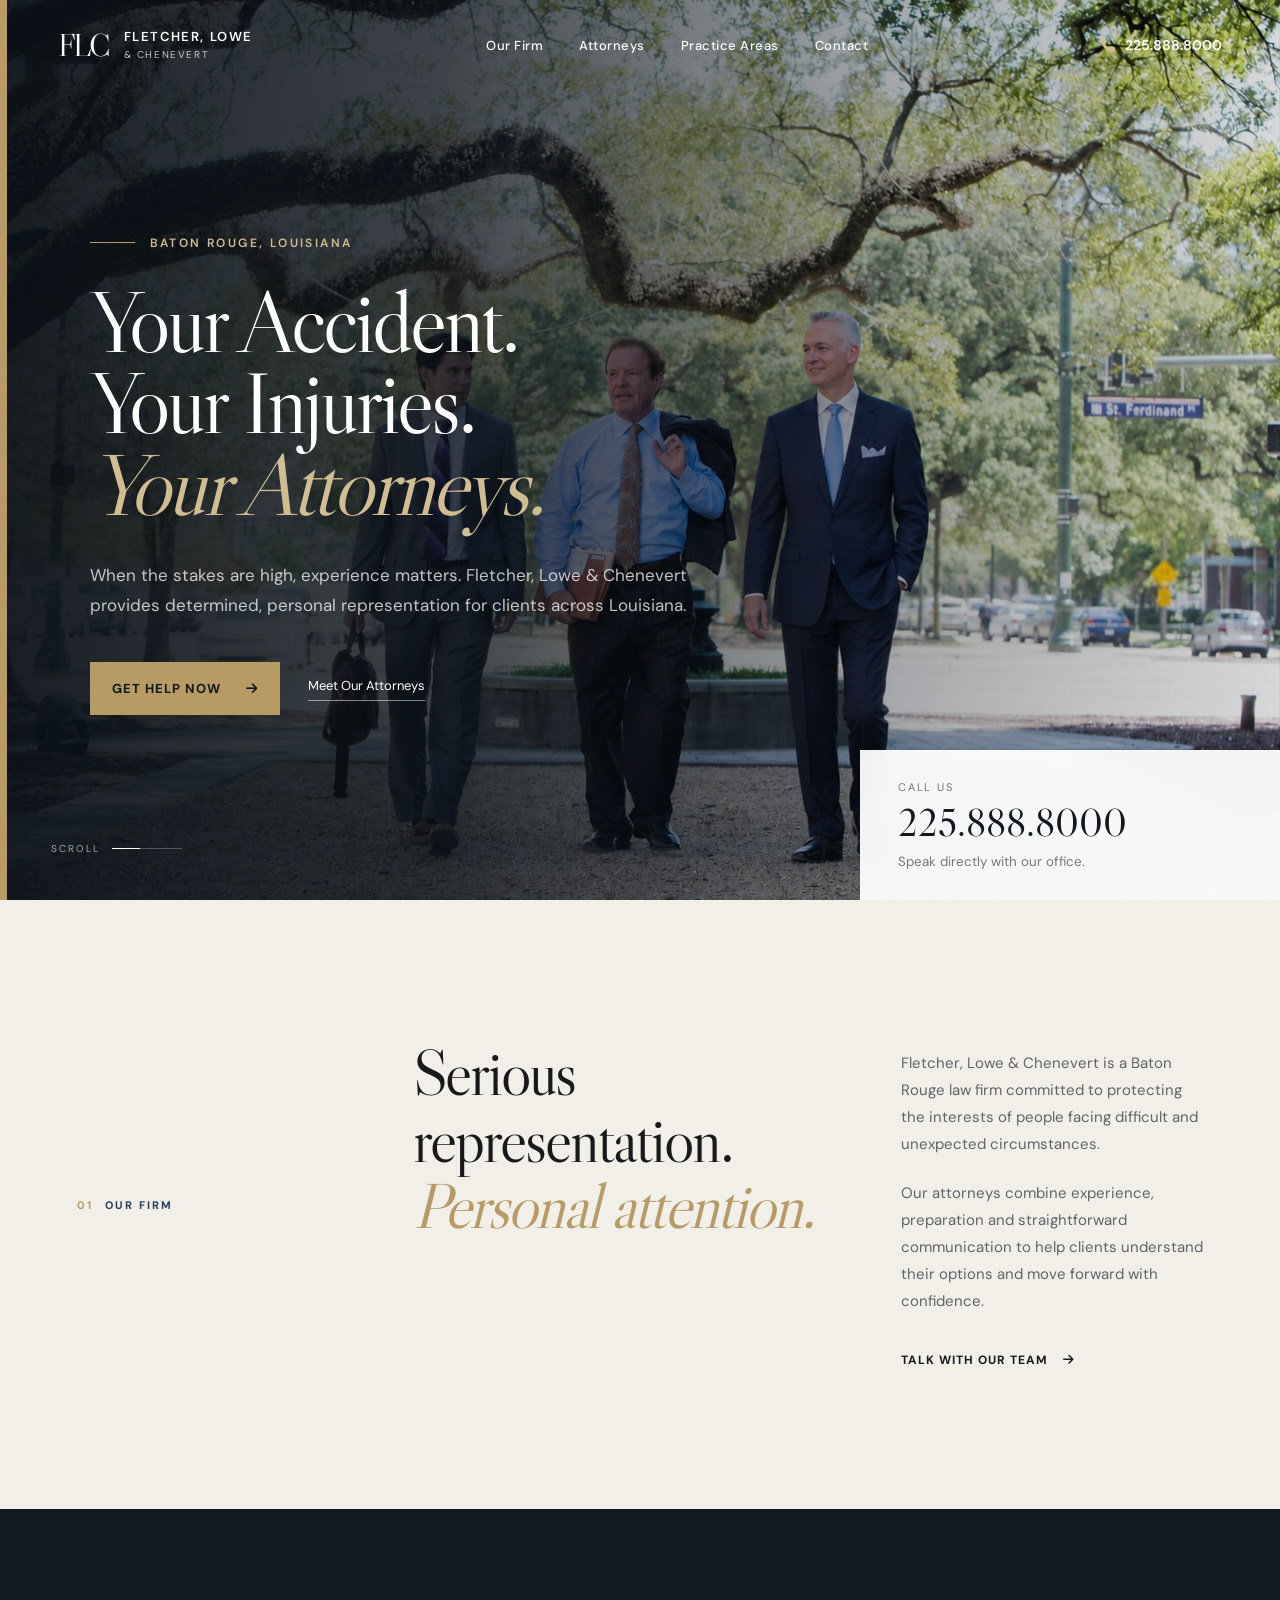
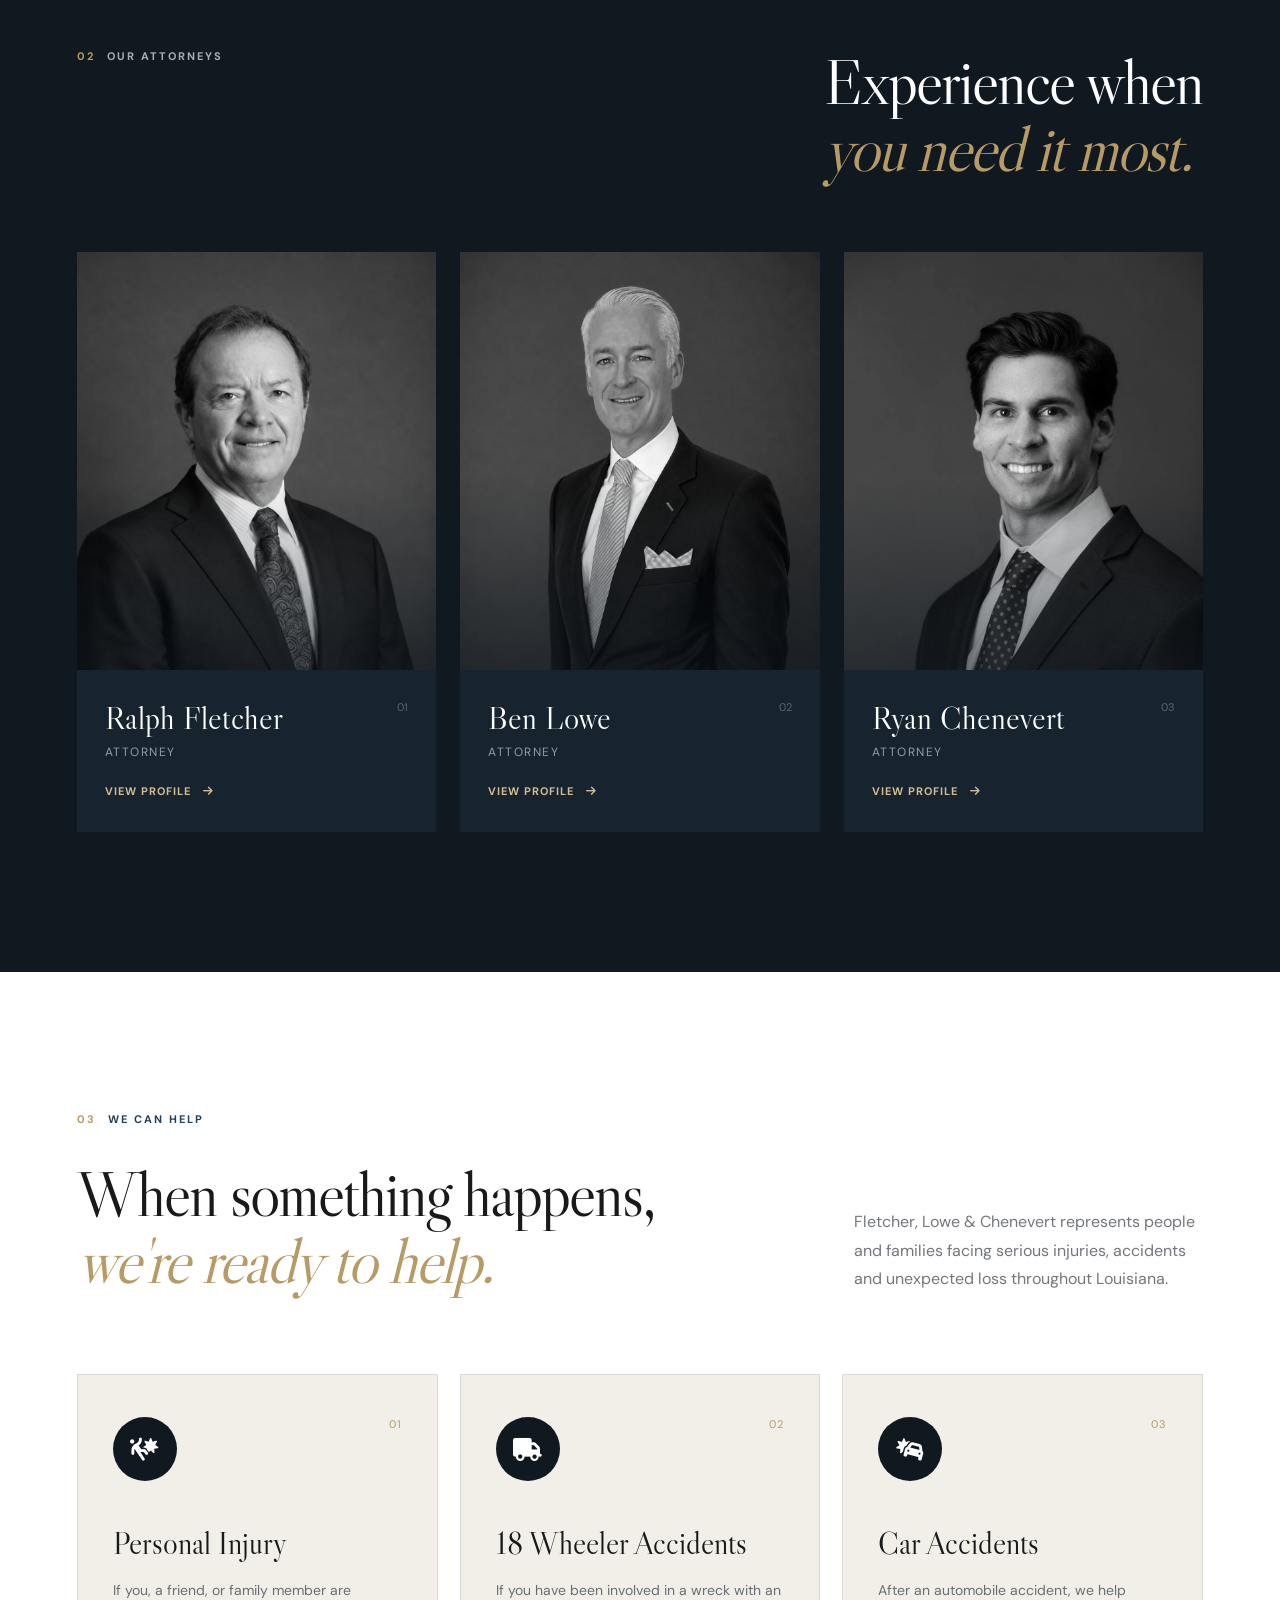
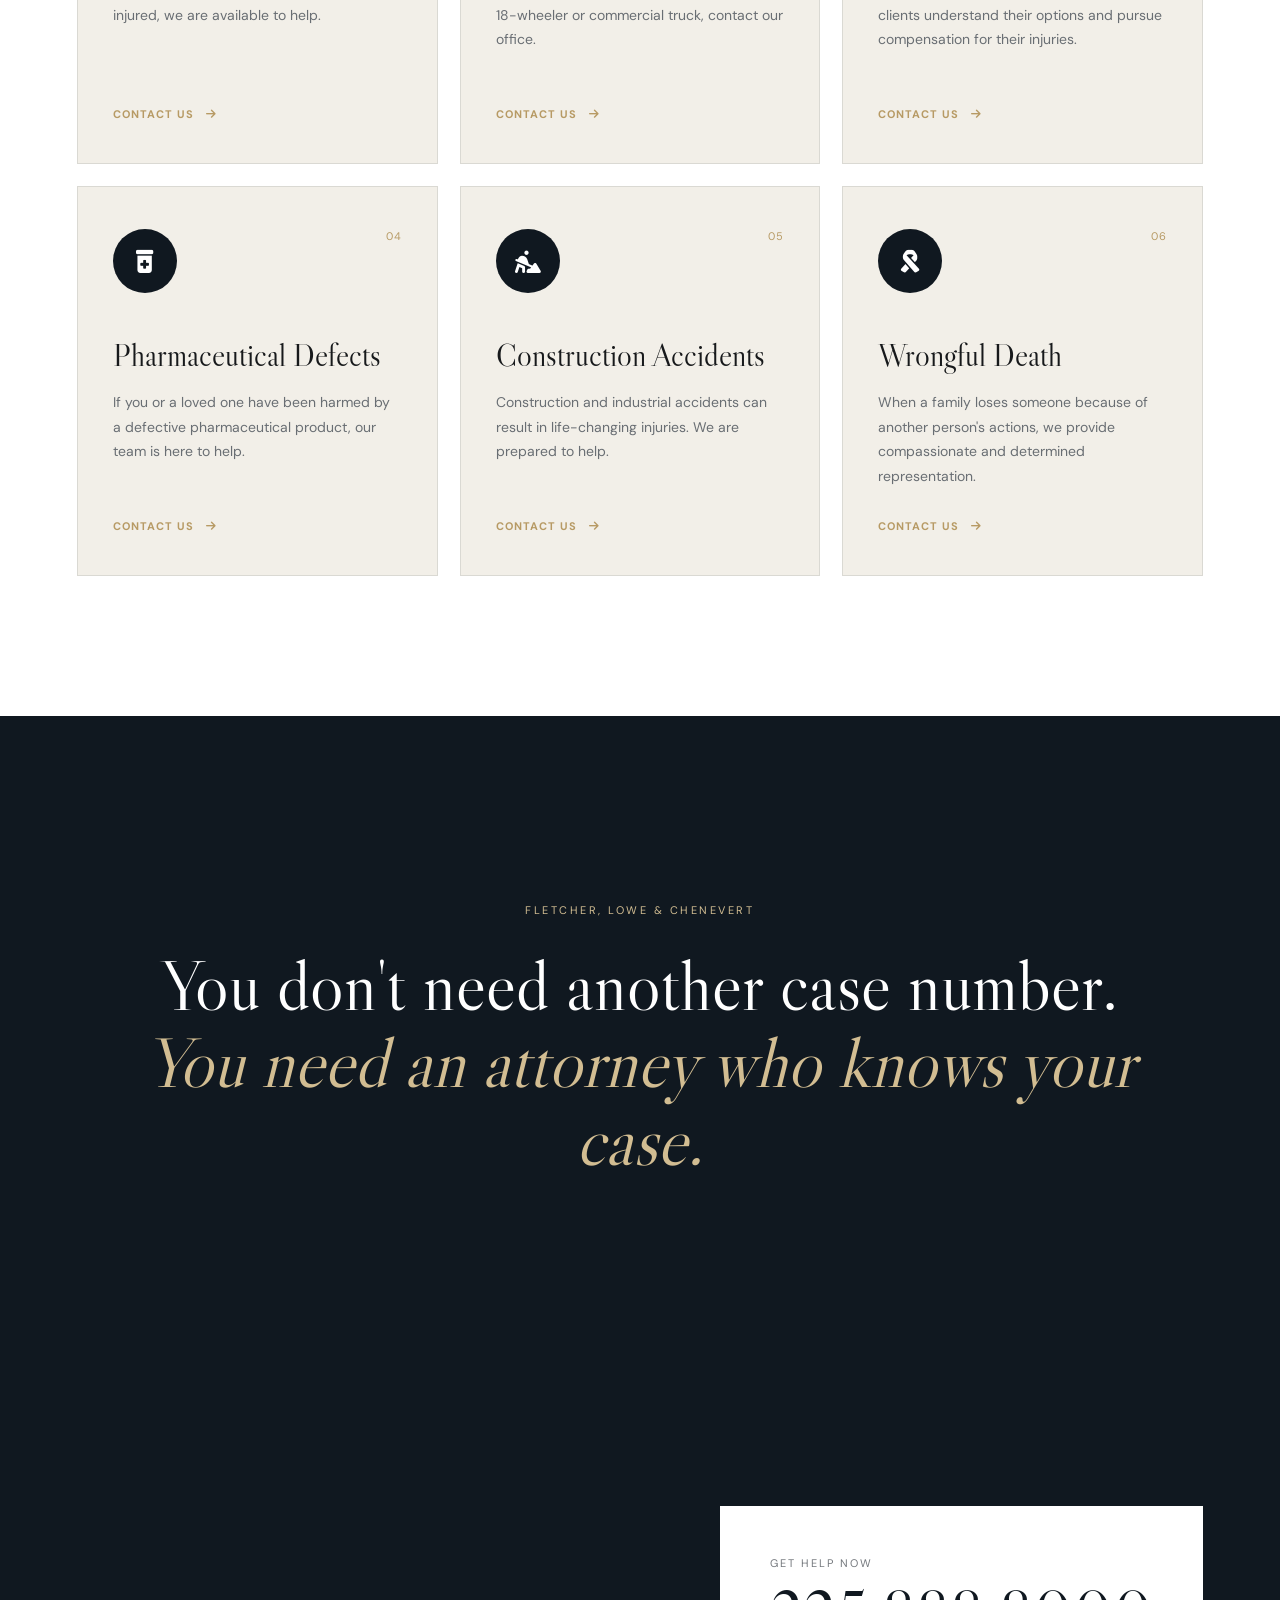
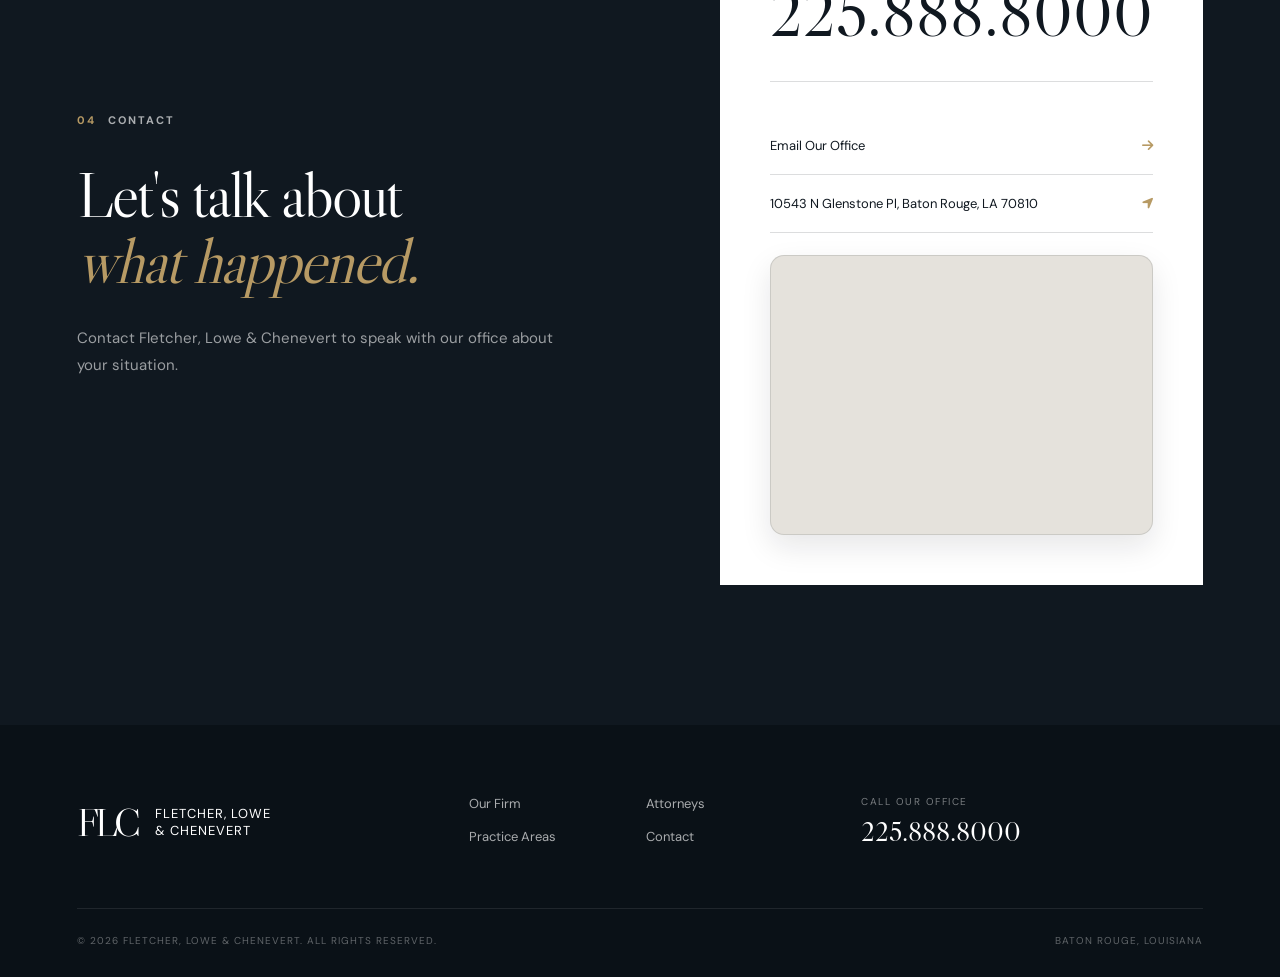
<file: index.html>
<!DOCTYPE html>
<html lang="en">
<head>
    <meta charset="UTF-8">
    <meta name="viewport" content="width=device-width, initial-scale=1.0">

    <meta name="theme-color" content="#101820">

    <title>Fletcher, Lowe & Chenevert | Baton Rouge Attorneys</title>

    <meta
        name="description"
        content="Fletcher, Lowe & Chenevert represents clients in Baton Rouge and throughout Louisiana. Your Accident. Your Injuries. Your Attorneys." 
    >

    <!-- GOOGLE FONTS -->
    <link rel="preconnect" href="https://fonts.googleapis.com">
    <link rel="preconnect" href="https://fonts.gstatic.com" crossorigin>

    <link
        href="https://fonts.googleapis.com/css2?family=DM+Sans:wght@400;500;600;700&family=Libre+Caslon+Display&display=swap"
        rel="stylesheet"
    >

    <!-- FONT AWESOME -->
    <link
        rel="stylesheet"
        href="https://cdnjs.cloudflare.com/ajax/libs/font-awesome/6.5.2/css/all.min.css"
    >

    <!-- MAIN CSS -->
    <link rel="stylesheet" href="style.css">
</head>

<body>

<!-- =====================================================
     HEADER
===================================================== -->

<header class="site-header" id="siteHeader">

    <a href="#home" class="logo">

        <span class="logo-mark">FLC</span>

        <span class="logo-text">
            Fletcher, Lowe
            <small>& Chenevert</small>
        </span>

    </a>

    <nav class="desktop-nav">
        <a href="#about">Our Firm</a>
        <a href="#attorneys">Attorneys</a>
        <a href="#practice">Practice Areas</a>
        <a href="#contact">Contact</a>
    </nav>

    <a href="tel:+12258888000" class="header-phone">
        <i class="fa-solid fa-phone"></i>
        <span>225.888.8000</span>
    </a>

    <button
        class="menu-button"
        id="menuButton"
        aria-label="Open navigation"
    >
        <span></span>
        <span></span>
    </button>

</header>


<!-- =====================================================
     MOBILE MENU
===================================================== -->

<div class="mobile-menu" id="mobileMenu">

    <div class="mobile-menu-inner">

        <a href="#about">Our Firm</a>
        <a href="#attorneys">Attorneys</a>
        <a href="#practice">Practice Areas</a>
        <a href="#contact">Contact</a>

        <a href="tel:+12258888000" class="mobile-phone">
            225.888.8000
        </a>

    </div>

</div>


<main>


<!-- =====================================================
     HERO
===================================================== -->

<section class="hero" id="home">

    <div class="hero-image"></div>

    <div class="hero-overlay"></div>

    <div class="hero-accent"></div>

    <div class="hero-content">

        <div class="hero-eyebrow reveal">

            <span></span>

            Baton Rouge, Louisiana

        </div>

        <h1 class="reveal delay-1">

            Your Accident.<br>

            Your Injuries.<br>

            <em>Your Attorneys.</em>

        </h1>

        <p class="hero-description reveal delay-2">

            When the stakes are high, experience matters.

            Fletcher, Lowe & Chenevert provides determined,
            personal representation for clients across Louisiana.

        </p>

        <div class="hero-actions reveal delay-3">

            <a href="#contact" class="primary-button">

                <span>Get Help Now</span>

                <i class="fa-solid fa-arrow-right"></i>

            </a>

            <a href="#attorneys" class="secondary-button">

                Meet Our Attorneys

            </a>

        </div>

    </div>

    <div class="hero-contact-panel">

        <span>Call Us</span>

        <a href="tel:+12258888000">
            225.888.8000
        </a>

        <small>
            Speak directly with our office.
        </small>

    </div>

    <div class="scroll-indicator">

        <span>Scroll</span>

        <div class="scroll-line">
            <div></div>
        </div>

    </div>

</section>


<!-- =====================================================
     OUR FIRM
===================================================== -->

<section class="intro-section" id="about">

    <div class="section-container intro-grid">

        <div class="section-label reveal">

            <span>01</span>

            Our Firm

        </div>

        <div class="intro-copy">

            <h2 class="reveal">

                Serious representation.<br>

                <em>Personal attention.</em>

            </h2>

            <div class="intro-body reveal">

                <p>

                    Fletcher, Lowe & Chenevert is a Baton Rouge law firm
                    committed to protecting the interests of people facing
                    difficult and unexpected circumstances.

                </p>

                <p>

                    Our attorneys combine experience, preparation and
                    straightforward communication to help clients understand
                    their options and move forward with confidence.

                </p>

                <a href="#contact" class="text-link">

                    Talk With Our Team

                    <i class="fa-solid fa-arrow-right"></i>

                </a>

            </div>

        </div>

    </div>

</section>


<!-- =====================================================
     ATTORNEYS
===================================================== -->

<section class="attorneys-section" id="attorneys">

    <div class="section-container">

        <div class="section-heading">

            <div class="section-label light reveal">

                <span>02</span>

                Our Attorneys

            </div>

            <h2 class="reveal">

                Experience when<br>

                <em>you need it most.</em>

            </h2>

        </div>


       <div class="attorney-grid">


    <!-- RALPH FLETCHER -->

    <a href="ralph-fletcher.html" class="attorney-card-link">

        <article class="attorney-card reveal">

            <div class="attorney-image">

                <img
                    src="ralph-fletcher3.jpg"
                    alt="Ralph Fletcher"
                >

                <div class="attorney-image-overlay"></div>

            </div>

            <div class="attorney-info">

                <span class="attorney-number">
                    01
                </span>

                <h3>
                    Ralph Fletcher
                </h3>

                <p>
                    Attorney
                </p>

                <span class="attorney-profile-link">

                    View Profile

                    <i class="fa-solid fa-arrow-right"></i>

                </span>

            </div>

        </article>

    </a>


    <!-- BEN LOWE -->

    <a href="ben-lowe.html" class="attorney-card-link">

        <article class="attorney-card reveal delay-1">

            <div class="attorney-image">

                <img
                    src="ben-lowe3.jpg"
                    alt="Ben Lowe"
                >

                <div class="attorney-image-overlay"></div>

            </div>

            <div class="attorney-info">

                <span class="attorney-number">
                    02
                </span>

                <h3>
                    Ben Lowe
                </h3>

                <p>
                    Attorney
                </p>

                <span class="attorney-profile-link">

                    View Profile

                    <i class="fa-solid fa-arrow-right"></i>

                </span>

            </div>

        </article>

    </a>


    <!-- RYAN CHENEVERT -->

    <a href="ryan-chenevert.html" class="attorney-card-link">

        <article class="attorney-card reveal delay-2">

            <div class="attorney-image">

                <img
                    src="ryan-chenevert.jpg"
                    alt="Ryan Chenevert"
                >

                <div class="attorney-image-overlay"></div>

            </div>

            <div class="attorney-info">

                <span class="attorney-number">
                    03
                </span>

                <h3>
                    Ryan Chenevert
                </h3>

                <p>
                    Attorney
                </p>

                <span class="attorney-profile-link">

                    View Profile

                    <i class="fa-solid fa-arrow-right"></i>

                </span>

            </div>

        </article>

    </a>


</div>

</section>

<!-- =====================================================
     PRACTICE AREAS
===================================================== -->

<section class="practice-section" id="practice">

    <div class="section-container">

        <div class="practice-heading">

            <div>

                <div class="section-label reveal">

                    <span>03</span>

                    We Can Help

                </div>

                <h2 class="reveal">

                    When something happens,<br>

                    <em>we're ready to help.</em>

                </h2>

            </div>

            <p class="reveal">

                Fletcher, Lowe & Chenevert represents people and families
                facing serious injuries, accidents and unexpected loss
                throughout Louisiana.

            </p>

        </div>


        <div class="services-grid">


            <!-- PERSONAL INJURY -->

            <article class="service-card reveal">

                <div class="service-icon">

                    <i class="fa-solid fa-person-falling-burst"></i>

                </div>

                <span class="service-number">
                    01
                </span>

                <h3>
                    Personal Injury
                </h3>

                <p>

                    If you, a friend, or family member are injured,
                    we are available to help.

                </p>

                <a href="#contact">

                    Contact Us

                    <i class="fa-solid fa-arrow-right"></i>

                </a>

            </article>


            <!-- 18 WHEELER -->

            <article class="service-card reveal delay-1">

                <div class="service-icon">

                    <i class="fa-solid fa-truck"></i>

                </div>

                <span class="service-number">
                    02
                </span>

                <h3>
                    18 Wheeler Accidents
                </h3>

                <p>

                    If you have been involved in a wreck with an
                    18-wheeler or commercial truck, contact our office.

                </p>

                <a href="#contact">

                    Contact Us

                    <i class="fa-solid fa-arrow-right"></i>

                </a>

            </article>


            <!-- CAR ACCIDENTS -->

            <article class="service-card reveal delay-2">

                <div class="service-icon">

                    <i class="fa-solid fa-car-burst"></i>

                </div>

                <span class="service-number">
                    03
                </span>

                <h3>
                    Car Accidents
                </h3>

                <p>

                    After an automobile accident, we help clients understand
                    their options and pursue compensation for their injuries.

                </p>

                <a href="#contact">

                    Contact Us

                    <i class="fa-solid fa-arrow-right"></i>

                </a>

            </article>


            <!-- PHARMACEUTICAL DEFECTS -->

            <article class="service-card reveal">

                <div class="service-icon">

                    <i class="fa-solid fa-prescription-bottle-medical"></i>

                </div>

                <span class="service-number">
                    04
                </span>

                <h3>
                    Pharmaceutical Defects
                </h3>

                <p>

                    If you or a loved one have been harmed by a defective
                    pharmaceutical product, our team is here to help.

                </p>

                <a href="#contact">

                    Contact Us

                    <i class="fa-solid fa-arrow-right"></i>

                </a>

            </article>


            <!-- CONSTRUCTION ACCIDENTS -->

            <article class="service-card reveal delay-1">

                <div class="service-icon">

                    <i class="fa-solid fa-person-digging"></i>

                </div>

                <span class="service-number">
                    05
                </span>

                <h3>
                    Construction Accidents
                </h3>

                <p>

                    Construction and industrial accidents can result in
                    life-changing injuries. We are prepared to help.

                </p>

                <a href="#contact">

                    Contact Us

                    <i class="fa-solid fa-arrow-right"></i>

                </a>

            </article>


            <!-- WRONGFUL DEATH -->

            <article class="service-card reveal delay-2">

                <div class="service-icon">

                    <i class="fa-solid fa-ribbon"></i>

                </div>

                <span class="service-number">
                    06
                </span>

                <h3>
                    Wrongful Death
                </h3>

                <p>

                    When a family loses someone because of another person's
                    actions, we provide compassionate and determined
                    representation.

                </p>

                <a href="#contact">

                    Contact Us

                    <i class="fa-solid fa-arrow-right"></i>

                </a>

            </article>


        </div>

    </div>

</section>


<!-- =====================================================
     STATEMENT
===================================================== -->

<section class="statement-section">

    <div class="statement-background"></div>

    <div class="statement-content reveal">

        <span>
            Fletcher, Lowe & Chenevert
        </span>

        <h2>

            You don't need another case number.<br>

            <em>
                You need an attorney who knows your case.
            </em>

        </h2>

    </div>

</section>


<!-- =====================================================
     CONTACT
===================================================== -->

<section class="contact-section" id="contact">

    <div class="section-container contact-grid">

        <div class="contact-copy">

            <div class="section-label light reveal">

                <span>04</span>

                Contact

            </div>

            <h2 class="reveal">

                Let's talk about<br>

                <em>what happened.</em>

            </h2>

            <p class="reveal">

                Contact Fletcher, Lowe & Chenevert to speak with
                our office about your situation.

            </p>

        </div>


        <div class="contact-card reveal">

            <span class="contact-card-label">

                Get Help Now

            </span>

            <a
                href="tel:+12258888000"
                class="large-phone"
            >

                225.888.8000

            </a>

            <div class="contact-divider"></div>


            <a
                href="mailto:rchenevert@flcbr.com"
                class="contact-row"
            >

                <span>
                    Email Our Office
                </span>

                <i class="fa-solid fa-arrow-right"></i>

            </a>


            <a
                href="https://www.google.com/maps/dir/?api=1&destination=10543+N+Glenstone+Pl,+Baton+Rouge,+LA+70810"
                target="_blank"
                rel="noopener noreferrer"
                class="contact-row"
            >

                <span>
                    10543 N Glenstone Pl, Baton Rouge, LA 70810
                </span>

                <i class="fa-solid fa-location-arrow"></i>

            </a>


            <div
                class="office-map"
                style="margin-top: 22px; border-radius: 14px; overflow: hidden; min-height: 280px;"
            >

                <iframe
                    title="Fletcher, Lowe & Chenevert office location"
                    src="https://www.google.com/maps?q=10543%20N%20Glenstone%20Pl%20Baton%20Rouge%20LA%2070810&t=k&z=18&output=embed"
                    width="100%"
                    height="300"
                    style="border:0; display:block;"
                    allowfullscreen=""
                    loading="lazy"
                    referrerpolicy="no-referrer-when-downgrade">
                </iframe>

            </div>

        </div>

    </div>

</section>


</main>


<!-- =====================================================
     FOOTER
===================================================== -->

<footer>

    <div class="footer-main">

        <div class="footer-logo">

            <span class="footer-mark">
                FLC
            </span>

            <div>

                Fletcher, Lowe<br>

                & Chenevert

            </div>

        </div>


        <div class="footer-links">

            <a href="#about">
                Our Firm
            </a>

            <a href="#attorneys">
                Attorneys
            </a>

            <a href="#practice">
                Practice Areas
            </a>

            <a href="#contact">
                Contact
            </a>

        </div>


        <div class="footer-contact">

            <span>
                Call Our Office
            </span>

            <a href="tel:+12258888000">

                225.888.8000

            </a>

        </div>

    </div>


    <div class="footer-bottom">

        <span>

            © <span id="year"></span>

            Fletcher, Lowe & Chenevert.

            All Rights Reserved.

        </span>

        <span>

            Baton Rouge, Louisiana

        </span>

    </div>

</footer>


<!-- =====================================================
     JAVASCRIPT
===================================================== -->

<script src="script.js"></script>

</body>
</html>
</file>
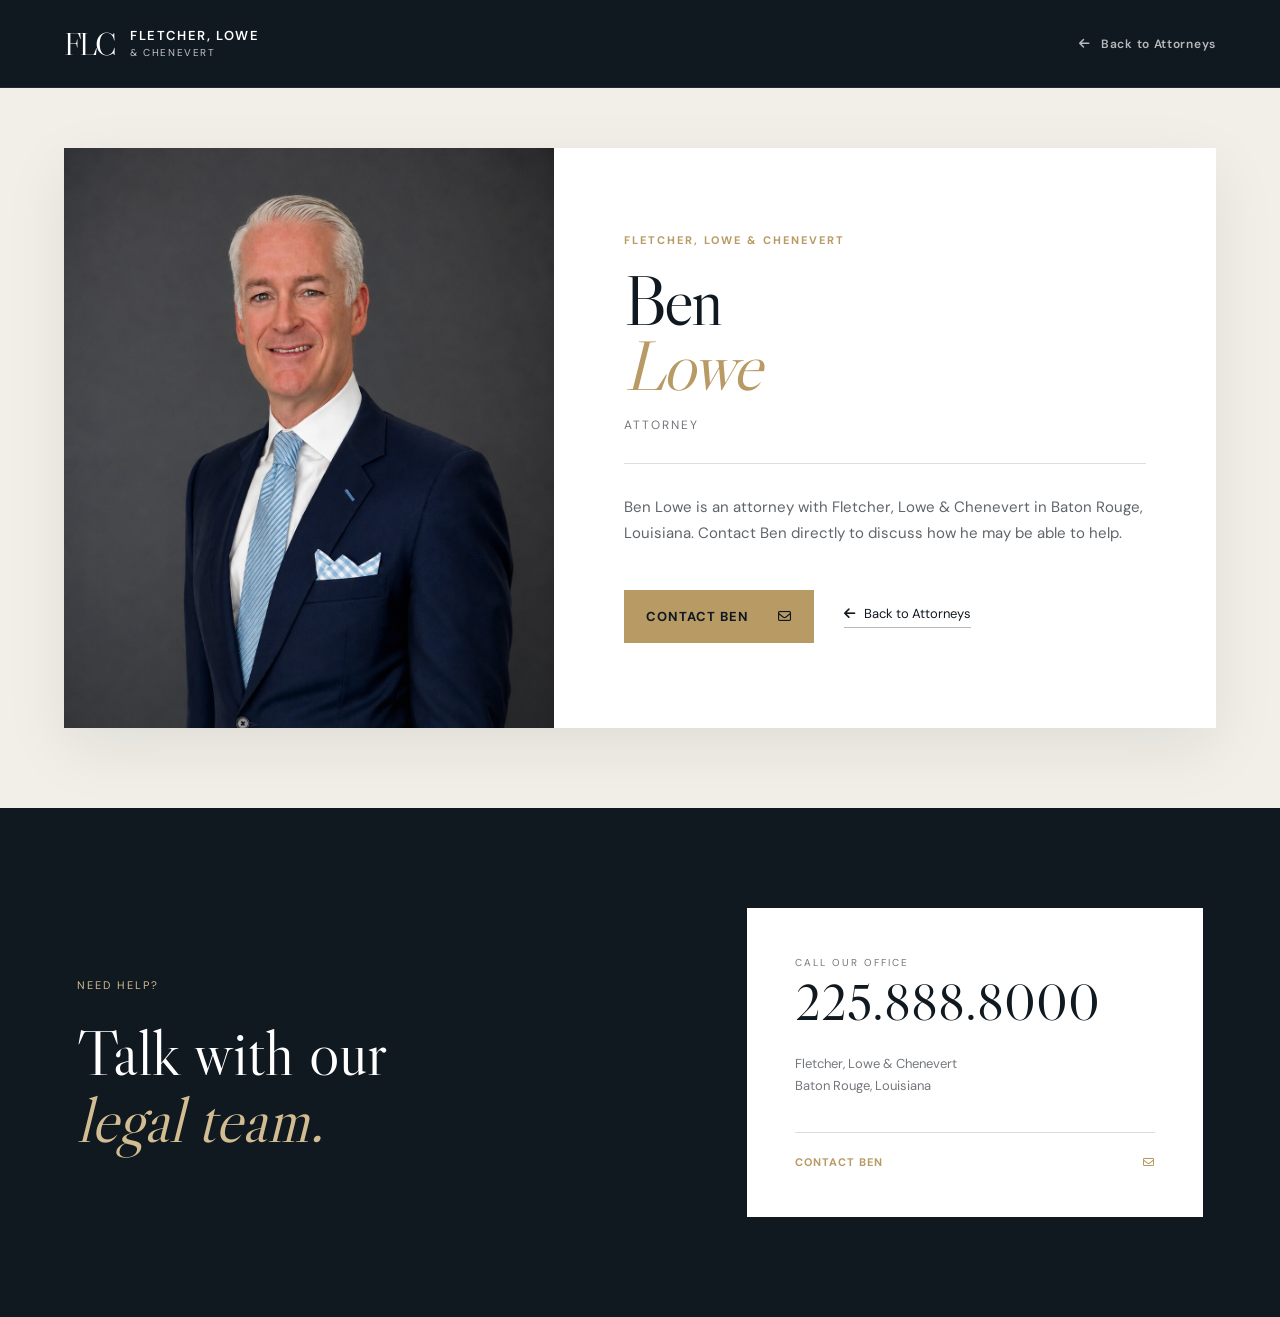
<file: ben-lowe.html>
<!DOCTYPE html>
<html lang="en">
<head>
    <meta charset="UTF-8">
    <meta name="viewport" content="width=device-width, initial-scale=1.0">

    <meta name="theme-color" content="#101820">

    <title>Ben Lowe | Fletcher, Lowe & Chenevert</title>

    <link rel="preconnect" href="https://fonts.googleapis.com">
    <link rel="preconnect" href="https://fonts.gstatic.com" crossorigin>

    <link href="https://fonts.googleapis.com/css2?family=DM+Sans:wght@400;500;600;700&family=Libre+Caslon+Display&display=swap" rel="stylesheet">

    <link rel="stylesheet"
    href="https://cdnjs.cloudflare.com/ajax/libs/font-awesome/6.5.2/css/all.min.css">

    <link rel="stylesheet" href="style.css">
</head>

<body>

<header class="profile-header">

    <a href="index.html" class="logo">
        <span class="logo-mark">FLC</span>

        <span class="logo-text">
            Fletcher, Lowe
            <small>& Chenevert</small>
        </span>
    </a>

    <a href="index.html#attorneys" class="back-link">
        <i class="fa-solid fa-arrow-left"></i>
        Back to Attorneys
    </a>

</header>

<main class="attorney-profile">

    <section class="profile-hero">

        <div class="profile-photo reveal">
            <img src="ben-lowe3.jpg" alt="Ben Lowe">
        </div>

        <div class="profile-content">

            <div class="profile-eyebrow reveal">
                Fletcher, Lowe & Chenevert
            </div>

            <h1 class="reveal delay-1">
                Ben<br>
                <em>Lowe</em>
            </h1>

            <span class="profile-title reveal delay-2">
                Attorney
            </span>

            <div class="profile-divider reveal"></div>

            <p class="profile-bio reveal delay-2">
                Ben Lowe is an attorney with Fletcher, Lowe & Chenevert
                in Baton Rouge, Louisiana. Contact Ben directly to discuss
                how he may be able to help.
            </p>

            <div class="profile-actions reveal delay-3">

                <a href="mailto:Ben@flcbr.com" class="primary-button">
                    Contact Ben
                    <i class="fa-regular fa-envelope"></i>
                </a>

                <a href="index.html#attorneys" class="profile-email">
                    <i class="fa-solid fa-arrow-left"></i>
                    Back to Attorneys
                </a>

            </div>

        </div>

    </section>

    <section class="profile-contact-section">

        <div class="profile-contact-inner">

            <div>

                <span>Need Help?</span>

                <h2>
                    Talk with our<br>
                    <em>legal team.</em>
                </h2>

            </div>

            <div class="profile-contact-card">

                <span>Call Our Office</span>

                <a href="tel:+12258888000">
                    225.888.8000
                </a>

                <p>
                    Fletcher, Lowe & Chenevert<br>
                    Baton Rouge, Louisiana
                </p>

                <a href="mailto:Ben@flcbr.com" class="contact-profile-button">
                    Contact Ben
                    <i class="fa-regular fa-envelope"></i>
                </a>

            </div>

        </div>

    </section>

</main>

<script src="script.js"></script>

</body>
</html>
</file>
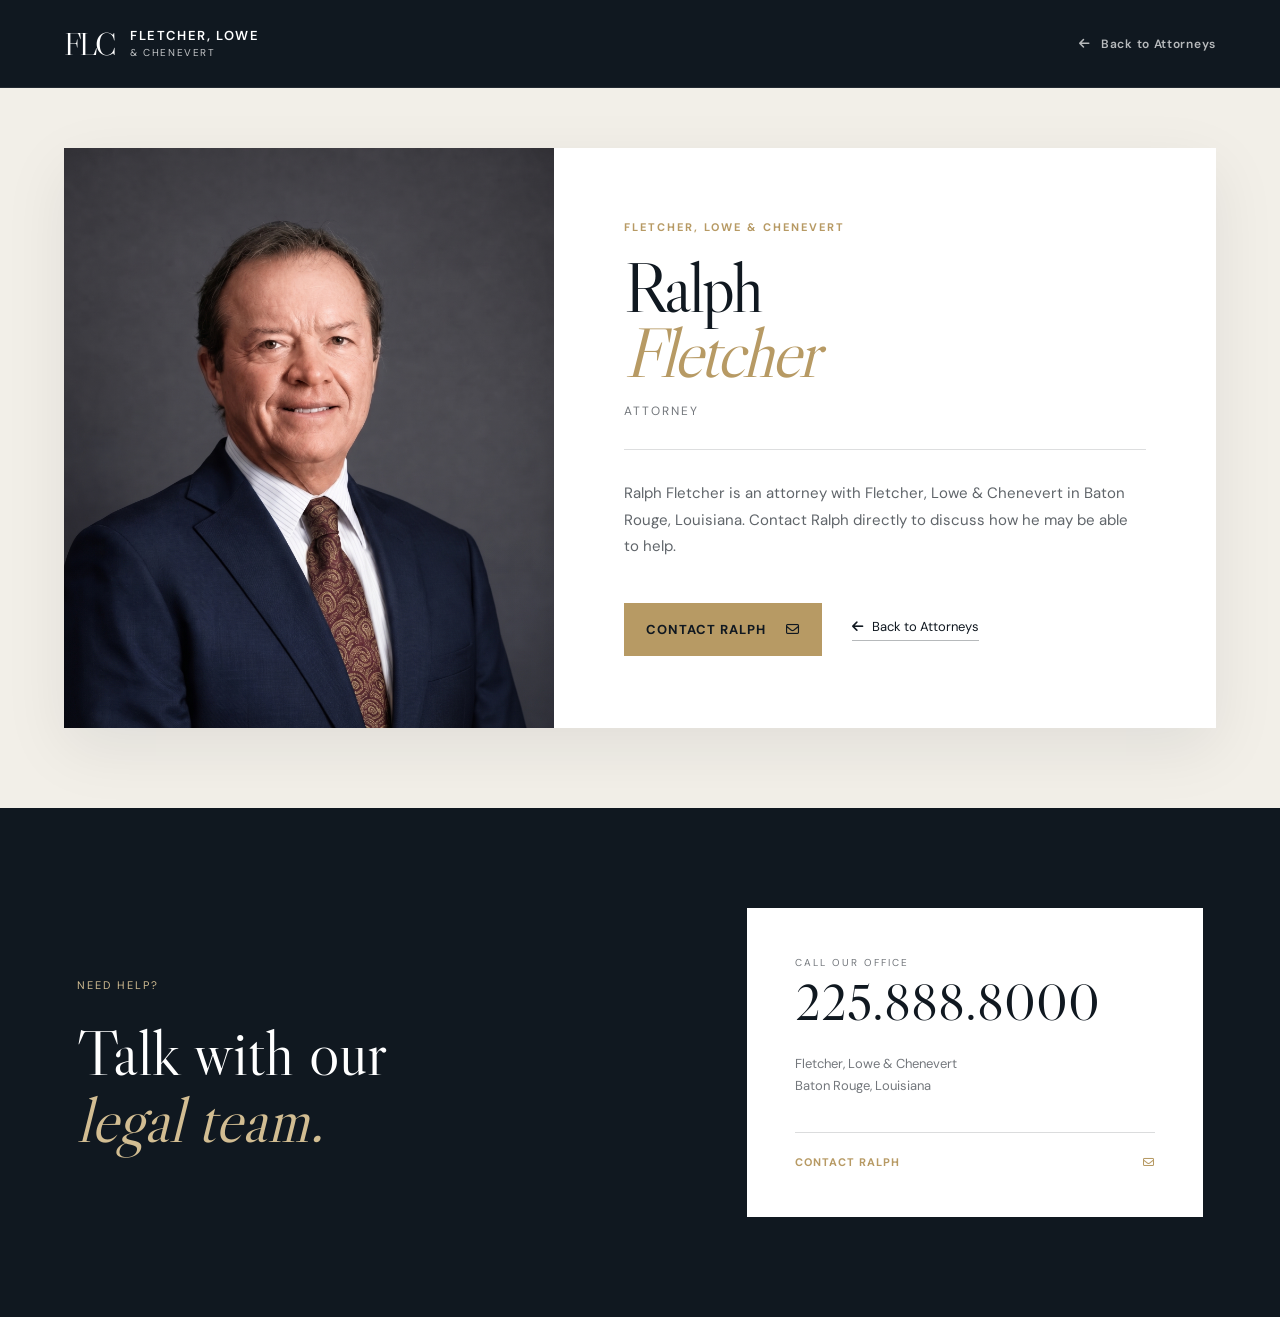
<file: ralph-fletcher.html>
<!DOCTYPE html>
<html lang="en">
<head>
    <meta charset="UTF-8">
    <meta name="viewport" content="width=device-width, initial-scale=1.0">

    <meta name="theme-color" content="#101820">

    <title>Ralph Fletcher | Fletcher, Lowe & Chenevert</title>

    <link rel="preconnect" href="https://fonts.googleapis.com">
    <link rel="preconnect" href="https://fonts.gstatic.com" crossorigin>

    <link href="https://fonts.googleapis.com/css2?family=DM+Sans:wght@400;500;600;700&family=Libre+Caslon+Display&display=swap" rel="stylesheet">

    <link rel="stylesheet"
    href="https://cdnjs.cloudflare.com/ajax/libs/font-awesome/6.5.2/css/all.min.css">

    <link rel="stylesheet" href="style.css">
</head>

<body>

<header class="profile-header">

    <a href="index.html" class="logo">
        <span class="logo-mark">FLC</span>

        <span class="logo-text">
            Fletcher, Lowe
            <small>& Chenevert</small>
        </span>
    </a>

    <a href="index.html#attorneys" class="back-link">
        <i class="fa-solid fa-arrow-left"></i>
        Back to Attorneys
    </a>

</header>

<main class="attorney-profile">

    <section class="profile-hero">

        <div class="profile-photo reveal">
            <img src="ralph-fletcher3.jpg" alt="Ralph Fletcher">
        </div>

        <div class="profile-content">

            <div class="profile-eyebrow reveal">
                Fletcher, Lowe & Chenevert
            </div>

            <h1 class="reveal delay-1">
                Ralph<br>
                <em>Fletcher</em>
            </h1>

            <span class="profile-title reveal delay-2">
                Attorney
            </span>

            <div class="profile-divider reveal"></div>

            <p class="profile-bio reveal delay-2">
                Ralph Fletcher is an attorney with Fletcher, Lowe & Chenevert
                in Baton Rouge, Louisiana. Contact Ralph directly to discuss
                how he may be able to help.
            </p>

            <div class="profile-actions reveal delay-3">

                <a href="mailto:ralph@flcbr.com" class="primary-button">
                    Contact Ralph
                    <i class="fa-regular fa-envelope"></i>
                </a>

                <a href="index.html#attorneys" class="profile-email">
                    <i class="fa-solid fa-arrow-left"></i>
                    Back to Attorneys
                </a>

            </div>

        </div>

    </section>

    <section class="profile-contact-section">

        <div class="profile-contact-inner">

            <div>

                <span>Need Help?</span>

                <h2>
                    Talk with our<br>
                    <em>legal team.</em>
                </h2>

            </div>

            <div class="profile-contact-card">

                <span>Call Our Office</span>

                <a href="tel:+12258888000">
                    225.888.8000
                </a>

                <p>
                    Fletcher, Lowe & Chenevert<br>
                    Baton Rouge, Louisiana
                </p>

                <a href="mailto:ralph@flcbr.com" class="contact-profile-button">
                    Contact Ralph
                    <i class="fa-regular fa-envelope"></i>
                </a>

            </div>

        </div>

    </section>

</main>

<script src="script.js"></script>

</body>
</html>
</file>
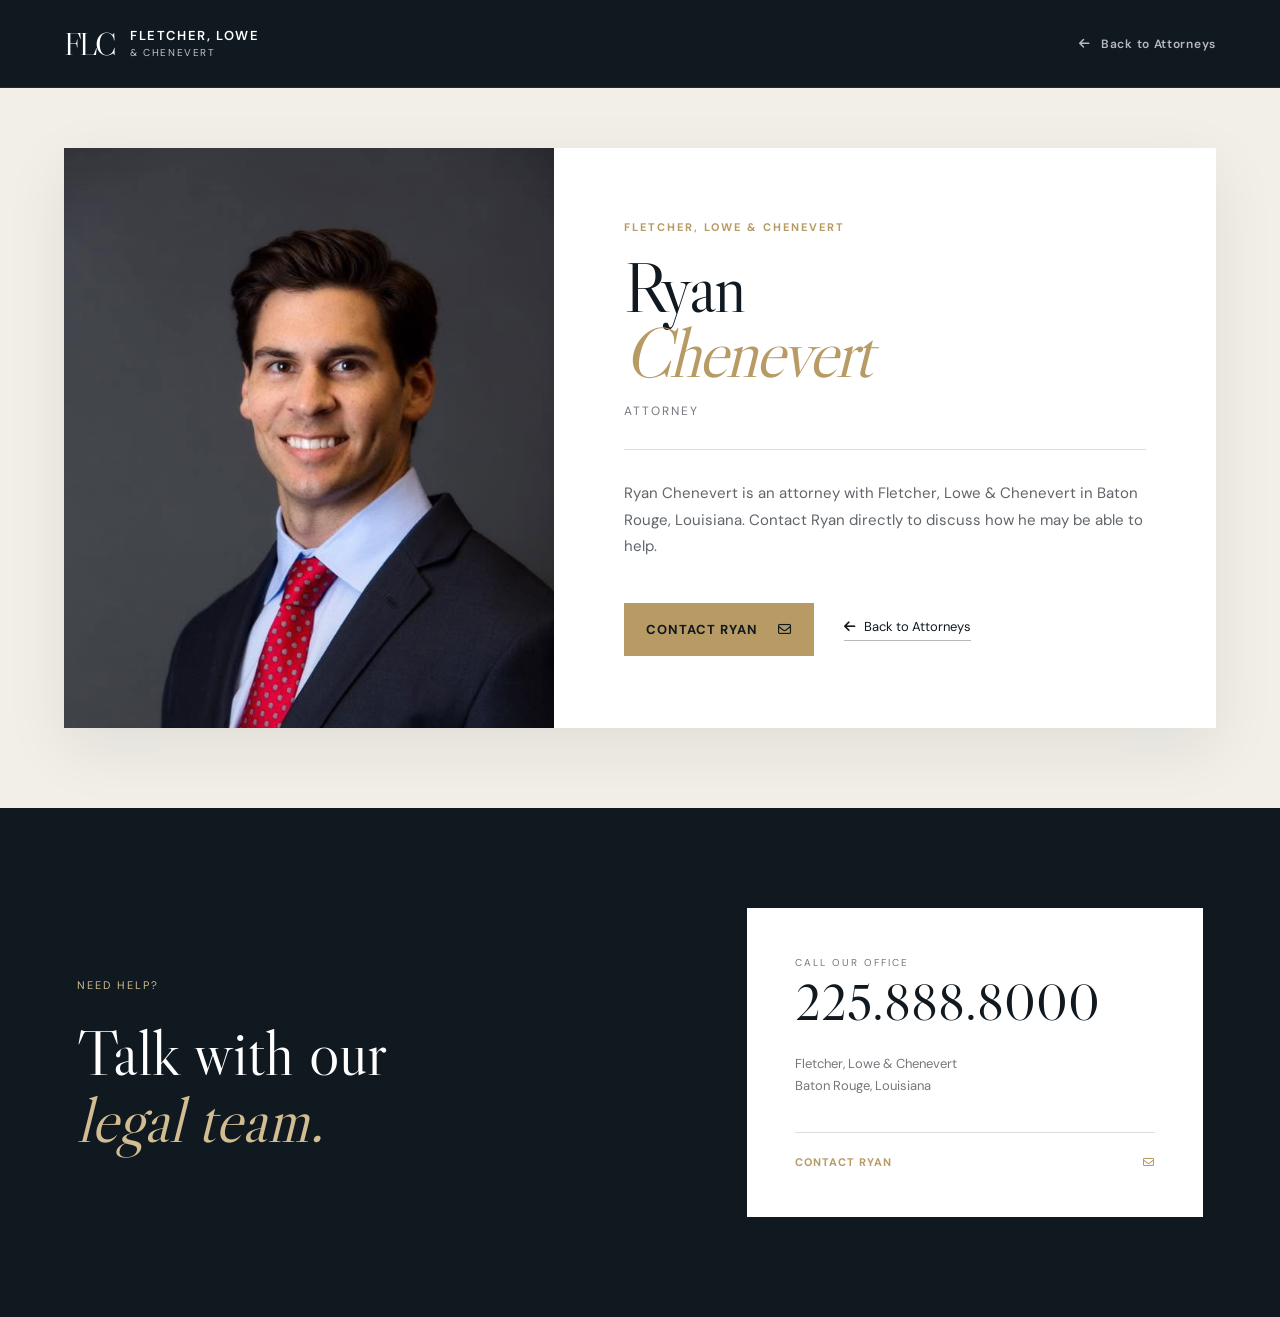
<file: ryan-chenevert.html>
<!DOCTYPE html>
<html lang="en">
<head>
    <meta charset="UTF-8">
    <meta name="viewport" content="width=device-width, initial-scale=1.0">

    <meta name="theme-color" content="#101820">

    <title>Ryan Chenevert | Fletcher, Lowe & Chenevert</title>

    <link rel="preconnect" href="https://fonts.googleapis.com">
    <link rel="preconnect" href="https://fonts.gstatic.com" crossorigin>

    <link href="https://fonts.googleapis.com/css2?family=DM+Sans:wght@400;500;600;700&family=Libre+Caslon+Display&display=swap" rel="stylesheet">

    <link rel="stylesheet"
    href="https://cdnjs.cloudflare.com/ajax/libs/font-awesome/6.5.2/css/all.min.css">

    <link rel="stylesheet" href="style.css">
</head>

<body>

<header class="profile-header">

    <a href="index.html" class="logo">
        <span class="logo-mark">FLC</span>

        <span class="logo-text">
            Fletcher, Lowe
            <small>& Chenevert</small>
        </span>
    </a>

    <a href="index.html#attorneys" class="back-link">
        <i class="fa-solid fa-arrow-left"></i>
        Back to Attorneys
    </a>

</header>

<main class="attorney-profile">

    <section class="profile-hero">

        <div class="profile-photo reveal">
            <img src="ryan-chenevert.jpg" alt="Ryan Chenevert">
        </div>

        <div class="profile-content">

            <div class="profile-eyebrow reveal">
                Fletcher, Lowe & Chenevert
            </div>

            <h1 class="reveal delay-1">
                Ryan<br>
                <em>Chenevert</em>
            </h1>

            <span class="profile-title reveal delay-2">
                Attorney
            </span>

            <div class="profile-divider reveal"></div>

            <p class="profile-bio reveal delay-2">
                Ryan Chenevert is an attorney with Fletcher, Lowe & Chenevert
                in Baton Rouge, Louisiana. Contact Ryan directly to discuss
                how he may be able to help.
            </p>

            <div class="profile-actions reveal delay-3">

                <a href="mailto:Rchenevert@flcbr.com" class="primary-button">
                    Contact Ryan
                    <i class="fa-regular fa-envelope"></i>
                </a>

                <a href="index.html#attorneys" class="profile-email">
                    <i class="fa-solid fa-arrow-left"></i>
                    Back to Attorneys
                </a>

            </div>

        </div>

    </section>

    <section class="profile-contact-section">

        <div class="profile-contact-inner">

            <div>

                <span>Need Help?</span>

                <h2>
                    Talk with our<br>
                    <em>legal team.</em>
                </h2>

            </div>

            <div class="profile-contact-card">

                <span>Call Our Office</span>

                <a href="tel:+12258888000">
                    225.888.8000
                </a>

                <p>
                    Fletcher, Lowe & Chenevert<br>
                    Baton Rouge, Louisiana
                </p>

                <a href="mailto:Rchenevert@flcbr.com" class="contact-profile-button">
                    Contact Ryan
                    <i class="fa-regular fa-envelope"></i>
                </a>

            </div>

        </div>

    </section>

</main>

<script src="script.js"></script>

</body>
</html>
</file>
<file: style.css>
/* =========================================================
   FLETCHER, LOWE & CHENEVERT
   MAIN STYLESHEET
   ========================================================= */

:root {
    --navy: #101820;
    --navy-light: #17242f;
    --blue: #233f5c;
    --gold: #b79a64;
    --gold-light: #d2bd92;
    --cream: #f2efe8;
    --white: #ffffff;
    --text: #17191b;
    --gray: #73777c;
    --border: rgba(20, 30, 38, 0.15);
}


/* =========================================================
   RESET
   ========================================================= */

* {
    margin: 0;
    padding: 0;
    box-sizing: border-box;
}

html {
    scroll-behavior: smooth;
}

body {
    font-family: 'DM Sans', sans-serif;
    background: var(--cream);
    color: var(--text);
    overflow-x: hidden;
}

a {
    color: inherit;
    text-decoration: none;
}

img {
    display: block;
    width: 100%;
}

button {
    font: inherit;
}


/* =========================================================
   MAIN HEADER
   ========================================================= */

.site-header {
    position: fixed;
    top: 0;
    left: 0;

    width: 100%;
    height: 90px;

    display: flex;
    align-items: center;
    justify-content: space-between;

    padding: 0 4.5vw;

    z-index: 1000;

    color: white;

    transition:
        background 0.4s ease,
        height 0.4s ease,
        box-shadow 0.4s ease;
}

.site-header.scrolled {
    height: 76px;

    background: rgba(16, 24, 32, 0.96);

    backdrop-filter: blur(16px);
    -webkit-backdrop-filter: blur(16px);

    box-shadow: 0 10px 40px rgba(0, 0, 0, 0.15);
}


/* =========================================================
   LOGO
   ========================================================= */

.logo {
    display: flex;
    align-items: center;
    gap: 16px;

    position: relative;
    z-index: 1001;
}

.logo-mark {
    font-family: 'Libre Caslon Display', serif;
    font-size: 32px;
    letter-spacing: -3px;
}

.logo-text {
    font-size: 13px;
    font-weight: 600;
    line-height: 1.1;
    text-transform: uppercase;
    letter-spacing: 1.6px;
}

.logo-text small {
    display: block;
    margin-top: 4px;
    font-size: 10px;
    font-weight: 400;
    opacity: 0.75;
}


/* =========================================================
   DESKTOP NAVIGATION
   ========================================================= */

.desktop-nav {
    display: flex;
    align-items: center;
    gap: 36px;
}

.desktop-nav a {
    position: relative;
    font-size: 13px;
    font-weight: 500;
    letter-spacing: 0.5px;
}

.desktop-nav a::after {
    content: "";
    position: absolute;
    left: 0;
    bottom: -8px;
    width: 0;
    height: 1px;
    background: var(--gold-light);
    transition: width 0.3s ease;
}

.desktop-nav a:hover::after {
    width: 100%;
}


/* =========================================================
   HEADER PHONE
   ========================================================= */

.header-phone {
    display: flex;
    align-items: center;
    gap: 10px;
    font-size: 14px;
    font-weight: 600;
}

.header-phone i {
    color: var(--gold-light);
}


/* =========================================================
   MOBILE MENU BUTTON
   ========================================================= */

.menu-button {
    display: none;
    width: 38px;
    height: 38px;
    background: none;
    border: 0;
    cursor: pointer;
    position: relative;
    z-index: 1001;
}

.menu-button span {
    display: block;
    width: 26px;
    height: 2px;
    margin: 6px auto;
    background: white;
    transition: 0.3s ease;
}


/* =========================================================
   MOBILE MENU
   ========================================================= */

.mobile-menu {
    position: fixed;
    inset: 0;
    background: var(--navy);
    z-index: 900;
    opacity: 0;
    visibility: hidden;
    transition:
        opacity 0.4s ease,
        visibility 0.4s ease;
}

.mobile-menu.open {
    opacity: 1;
    visibility: visible;
}

.mobile-menu-inner {
    height: 100%;
    display: flex;
    flex-direction: column;
    justify-content: center;
    padding: 100px 8vw;
}

.mobile-menu a {
    font-family: 'Libre Caslon Display', serif;
    font-size: clamp(36px, 8vw, 64px);
    color: white;
    margin: 6px 0;
}

.mobile-phone {
    margin-top: 40px !important;
    color: var(--gold-light) !important;
    font-family: 'DM Sans', sans-serif !important;
    font-size: 22px !important;
}


/* =========================================================
   HERO
   ========================================================= */

.hero {
    position: relative;
    min-height: 100vh;
    display: flex;
    align-items: center;
    overflow: hidden;
    background: var(--navy);
}

.hero-image {
    position: absolute;
    inset: 0;

    background-image: url("hero-attorneys.jpg");
    background-size: cover;
    background-position: center 25%;
    background-repeat: no-repeat;

    transform: scale(1.06);

    animation: heroZoom 12s ease forwards;
}

@keyframes heroZoom {
    to {
        transform: scale(1);
    }
}

.hero-overlay {
    position: absolute;
    inset: 0;

    background:
        linear-gradient(
            90deg,
            rgba(9, 16, 22, 0.94) 0%,
            rgba(9, 16, 22, 0.78) 35%,
            rgba(9, 16, 22, 0.35) 70%,
            rgba(9, 16, 22, 0.15) 100%
        );
}

.hero-accent {
    position: absolute;
    top: 0;
    left: 0;
    width: 7px;
    height: 100%;
    background: var(--gold);
}

.hero-content {
    position: relative;
    width: 100%;
    max-width: 1500px;
    margin: auto;
    padding: 150px 7vw 100px;
    color: white;
    z-index: 3;
}

.hero-eyebrow {
    display: flex;
    align-items: center;
    gap: 15px;
    margin-bottom: 30px;
    color: var(--gold-light);
    font-size: 12px;
    font-weight: 600;
    letter-spacing: 2.4px;
    text-transform: uppercase;
}

.hero-eyebrow span {
    width: 45px;
    height: 1px;
    background: var(--gold);
}

.hero h1 {
    max-width: 880px;
    font-family: 'Libre Caslon Display', serif;
    font-size: clamp(56px, 6.8vw, 110px);
    line-height: 0.94;
    letter-spacing: -3px;
    font-weight: 400;
}

.hero h1 em {
    color: var(--gold-light);
    font-style: italic;
}

.hero-description {
    max-width: 600px;
    margin-top: 35px;
    color: rgba(255, 255, 255, 0.75);
    font-size: 17px;
    line-height: 1.75;
}

.hero-actions {
    display: flex;
    align-items: center;
    gap: 28px;
    margin-top: 42px;
}


/* =========================================================
   BUTTONS
   ========================================================= */

.primary-button {
    min-width: 190px;
    display: inline-flex;
    align-items: center;
    justify-content: space-between;
    gap: 20px;
    padding: 18px 22px;
    background: var(--gold);
    color: var(--navy);
    font-size: 13px;
    font-weight: 700;
    text-transform: uppercase;
    letter-spacing: 1px;
    transition:
        background 0.3s ease,
        transform 0.3s ease,
        box-shadow 0.3s ease;
}

.primary-button:hover {
    background: var(--gold-light);
    transform: translateY(-3px);
    box-shadow: 0 15px 35px rgba(0, 0, 0, 0.15);
}

.secondary-button {
    font-size: 13px;
    border-bottom: 1px solid rgba(255, 255, 255, 0.5);
    padding-bottom: 6px;
    transition:
        border-color 0.3s ease,
        color 0.3s ease;
}

.secondary-button:hover {
    color: var(--gold-light);
    border-color: var(--gold-light);
}


/* =========================================================
   HERO CONTACT
   ========================================================= */

.hero-contact-panel {
    position: absolute;
    right: 0;
    bottom: 0;
    z-index: 5;
    width: min(420px, 34vw);
    padding: 30px 38px;
    background: rgba(255, 255, 255, 0.95);
    backdrop-filter: blur(10px);
    -webkit-backdrop-filter: blur(10px);
    color: var(--navy);
}

.hero-contact-panel span {
    display: block;
    margin-bottom: 5px;
    color: var(--gray);
    font-size: 11px;
    letter-spacing: 1.8px;
    text-transform: uppercase;
}

.hero-contact-panel a {
    display: block;
    font-family: 'Libre Caslon Display', serif;
    font-size: clamp(28px, 3vw, 42px);
}

.hero-contact-panel small {
    display: block;
    margin-top: 7px;
    color: var(--gray);
}


/* =========================================================
   SCROLL INDICATOR
   ========================================================= */

.scroll-indicator {
    position: absolute;
    left: 4vw;
    bottom: 45px;
    z-index: 4;
    display: flex;
    align-items: center;
    gap: 12px;
    color: rgba(255, 255, 255, 0.6);
    font-size: 10px;
    text-transform: uppercase;
    letter-spacing: 2px;
}

.scroll-line {
    position: relative;
    width: 70px;
    height: 1px;
    overflow: hidden;
    background: rgba(255, 255, 255, 0.25);
}

.scroll-line div {
    position: absolute;
    width: 40%;
    height: 100%;
    background: white;
    animation: scrollLine 2s infinite ease-in-out;
}

@keyframes scrollLine {
    0% {
        left: -40%;
    }

    100% {
        left: 110%;
    }
}


/* =========================================================
   GLOBAL SECTIONS
   ========================================================= */

.section-container {
    width: min(1400px, 88vw);
    margin: auto;
}

.section-label {
    display: flex;
    align-items: center;
    gap: 12px;
    color: var(--blue);
    font-size: 11px;
    font-weight: 700;
    letter-spacing: 2px;
    text-transform: uppercase;
}

.section-label span {
    color: var(--gold);
}

.section-label.light {
    color: rgba(255, 255, 255, 0.65);
}


/* =========================================================
   OUR FIRM
   ========================================================= */

.intro-section {
    padding: 140px 0;
    background: var(--cream);
}

.intro-grid {
    display: grid;
    grid-template-columns: 0.65fr 2fr;
    gap: 80px;
}

.intro-copy {
    display: grid;
    grid-template-columns: 1.35fr 1fr;
    gap: 80px;
}

.intro-copy h2,
.section-heading h2,
.practice-heading h2,
.contact-copy h2 {
    font-family: 'Libre Caslon Display', serif;
    font-size: clamp(48px, 5vw, 78px);
    line-height: 1.04;
    font-weight: 400;
    letter-spacing: -2px;
}

.intro-copy h2 em,
.section-heading h2 em,
.practice-heading h2 em,
.contact-copy h2 em {
    color: var(--gold);
    font-style: italic;
}

.intro-body {
    padding-top: 10px;
}

.intro-body p {
    margin-bottom: 22px;
    color: #5f6469;
    font-size: 15px;
    line-height: 1.8;
}

.text-link {
    display: inline-flex;
    align-items: center;
    gap: 15px;
    margin-top: 15px;
    font-size: 12px;
    font-weight: 700;
    letter-spacing: 1px;
    text-transform: uppercase;
}

.text-link i {
    transition: transform 0.3s ease;
}

.text-link:hover i {
    transform: translateX(6px);
}


/* =========================================================
   HOMEPAGE ATTORNEYS
   ========================================================= */

.attorneys-section {
    padding: 140px 0;
    background: var(--navy);
    color: white;
}

.section-heading {
    display: flex;
    align-items: flex-end;
    justify-content: space-between;
    margin-bottom: 70px;
}

.section-heading .section-label {
    align-self: flex-start;
}

.attorney-grid {
    display: grid;
    grid-template-columns: repeat(3, 1fr);
    gap: 24px;
}

.attorney-card {
    position: relative;
    overflow: hidden;
    background: var(--navy-light);
}

.attorney-image {
    position: relative;
    aspect-ratio: 0.86;
    overflow: hidden;
    background: #242b31;
}

.attorney-image img {
    width: 100%;
    height: 100%;
    object-fit: cover;
    object-position: center top;
    filter: grayscale(100%);
    transition:
        transform 0.8s cubic-bezier(.2, .7, .2, 1),
        filter 0.6s ease;
}

.attorney-card:hover .attorney-image img {
    transform: scale(1.045);
    filter: grayscale(20%);
}

.attorney-image-overlay {
    position: absolute;
    inset: 0;

    background:
        linear-gradient(
            to top,
            rgba(16, 24, 32, 0.55),
            transparent 45%
        );
}

.attorney-info {
    position: relative;
    padding: 28px 28px 32px;
}

.attorney-number {
    position: absolute;
    right: 28px;
    top: 30px;
    color: rgba(255, 255, 255, 0.3);
    font-size: 11px;
}

.attorney-info h3 {
    font-family: 'Libre Caslon Display', serif;
    font-size: 32px;
    font-weight: 400;
}

.attorney-info p {
    margin-top: 6px;
    color: rgba(255, 255, 255, 0.55);
    font-size: 12px;
    text-transform: uppercase;
    letter-spacing: 1.5px;
}

.attorney-info a {
    display: inline-flex;
    align-items: center;
    gap: 12px;
    margin-top: 24px;
    color: var(--gold-light);
    font-size: 11px;
    font-weight: 700;
    letter-spacing: 1px;
    text-transform: uppercase;
}

.attorney-info a i {
    transition: transform 0.3s ease;
}

.attorney-info a:hover i {
    transform: translateX(6px);
}


/* =========================================================
   PRACTICE AREAS
   ========================================================= */

.practice-section {
    padding: 140px 0;
    background: white;
}

.practice-heading {
    display: grid;
    grid-template-columns: 1.5fr 0.75fr;
    align-items: end;
    gap: 80px;
    margin-bottom: 80px;
}

.practice-heading .section-label {
    margin-bottom: 35px;
}

.practice-heading > p {
    color: var(--gray);
    font-size: 16px;
    line-height: 1.8;
}


/* =========================================================
   SERVICE CARDS
   ========================================================= */

.services-grid {
    display: grid;
    grid-template-columns: repeat(3, 1fr);
    gap: 22px;
}

.service-card {
    position: relative;
    min-height: 390px;
    padding: 42px 35px;
    display: flex;
    flex-direction: column;
    background: var(--cream);
    border: 1px solid rgba(16, 24, 32, 0.10);
    overflow: hidden;
    transition:
        transform 0.4s ease,
        background 0.4s ease,
        color 0.4s ease,
        box-shadow 0.4s ease;
}

.service-card:hover {
    transform: translateY(-8px);
    background: var(--navy);
    color: white;
    box-shadow: 0 25px 60px rgba(16, 24, 32, 0.16);
}

.service-icon {
    width: 64px;
    height: 64px;
    flex-shrink: 0;
    display: flex;
    align-items: center;
    justify-content: center;
    margin-bottom: 45px;
    border-radius: 50%;
    background: var(--navy);
    color: white;
    font-size: 23px;
    transition:
        background 0.4s ease,
        color 0.4s ease,
        transform 0.4s ease;
}

.service-card:hover .service-icon {
    background: var(--gold);
    color: var(--navy);
    transform: scale(1.08);
}

.service-number {
    position: absolute;
    top: 42px;
    right: 35px;
    color: var(--gold);
    font-size: 11px;
    letter-spacing: 1px;
}

.service-card h3 {
    margin-bottom: 18px;
    font-family: 'Libre Caslon Display', serif;
    font-size: 31px;
    line-height: 1.1;
    font-weight: 400;
}

.service-card p {
    color: #696e73;
    font-size: 14px;
    line-height: 1.75;
    transition: color 0.4s ease;
}

.service-card:hover p {
    color: rgba(255, 255, 255, 0.68);
}

.service-card a {
    display: flex;
    align-items: center;
    gap: 12px;
    margin-top: auto;
    padding-top: 28px;
    color: var(--gold);
    font-size: 11px;
    font-weight: 700;
    text-transform: uppercase;
    letter-spacing: 1px;
}

.service-card a i {
    transition: transform 0.3s ease;
}

.service-card:hover a i {
    transform: translateX(6px);
}


/* =========================================================
   STATEMENT
   ========================================================= */

.statement-section {
    position: relative;
    min-height: 650px;
    display: flex;
    align-items: center;
    overflow: hidden;
    background: var(--navy);
}

.statement-background {
    position: absolute;
    inset: 0;

    background:
        linear-gradient(
            rgba(10, 17, 24, 0.78),
            rgba(10, 17, 24, 0.78)
        ),
        url("hero-attorneys.jpg")
        center / cover
        no-repeat;

    background-attachment: fixed;
}

.statement-content {
    position: relative;
    width: min(1200px, 86vw);
    margin: auto;
    text-align: center;
    color: white;
}

.statement-content > span {
    display: block;
    margin-bottom: 30px;
    color: var(--gold-light);
    font-size: 11px;
    text-transform: uppercase;
    letter-spacing: 2.5px;
}

.statement-content h2 {
    font-family: 'Libre Caslon Display', serif;
    font-size: clamp(45px, 5.5vw, 80px);
    line-height: 1.1;
    font-weight: 400;
}

.statement-content h2 em {
    color: var(--gold-light);
}


/* =========================================================
   CONTACT
   ========================================================= */

.contact-section {
    padding: 140px 0;
    background: var(--navy);
    color: white;
}

.contact-grid {
    display: grid;
    grid-template-columns: 1fr 0.85fr;
    align-items: center;
    gap: 100px;
}

.contact-copy .section-label {
    margin-bottom: 35px;
}

.contact-copy p {
    max-width: 500px;
    margin-top: 30px;
    color: rgba(255, 255, 255, 0.58);
    font-size: 15px;
    line-height: 1.8;
}

.contact-card {
    padding: 50px;
    background: white;
    color: var(--navy);
}

.contact-card-label {
    display: block;
    color: var(--gray);
    font-size: 11px;
    text-transform: uppercase;
    letter-spacing: 2px;
}

.large-phone {
    display: block;
    margin-top: 12px;
    font-family: 'Libre Caslon Display', serif;
    font-size: clamp(45px, 5vw, 66px);
    line-height: 1;
}

.contact-divider {
    height: 1px;
    margin: 35px 0;
    background: var(--border);
}

.contact-row {
    display: flex;
    align-items: center;
    justify-content: space-between;
    padding: 20px 0;
    border-bottom: 1px solid var(--border);
    font-size: 13px;
}

.contact-row i {
    color: var(--gold);
    transition: transform 0.3s ease;
}

.contact-row:hover i {
    transform: translateX(5px);
}


/* =========================================================
   FOOTER
   ========================================================= */

footer {
    padding: 70px 6vw 30px;
    background: #0a1117;
    color: white;
}

.footer-main {
    display: grid;
    grid-template-columns: 1fr 1fr 1fr;
    gap: 50px;
    padding-bottom: 60px;
}

.footer-logo {
    display: flex;
    align-items: center;
    gap: 18px;
    font-size: 13px;
    text-transform: uppercase;
    letter-spacing: 1px;
}

.footer-mark {
    font-family: 'Libre Caslon Display', serif;
    font-size: 40px;
    letter-spacing: -4px;
}

.footer-links {
    display: grid;
    grid-template-columns: 1fr 1fr;
    gap: 12px;
    color: rgba(255, 255, 255, 0.65);
    font-size: 13px;
}

.footer-links a {
    transition: color 0.25s ease;
}

.footer-links a:hover {
    color: white;
}

.footer-contact span {
    display: block;
    color: rgba(255, 255, 255, 0.45);
    font-size: 10px;
    text-transform: uppercase;
    letter-spacing: 1.5px;
}

.footer-contact a {
    display: block;
    margin-top: 7px;
    font-family: 'Libre Caslon Display', serif;
    font-size: 27px;
}

.footer-bottom {
    display: flex;
    justify-content: space-between;
    padding-top: 25px;
    border-top: 1px solid rgba(255, 255, 255, 0.09);
    color: rgba(255, 255, 255, 0.35);
    font-size: 10px;
    text-transform: uppercase;
    letter-spacing: 1px;
}


/* =========================================================
   SCROLL ANIMATIONS
   ========================================================= */

.reveal {
    opacity: 0;
    transform: translateY(35px);

    transition:
        opacity 0.9s cubic-bezier(.2, .7, .2, 1),
        transform 0.9s cubic-bezier(.2, .7, .2, 1);
}

.reveal.visible {
    opacity: 1;
    transform: translateY(0);
}

.delay-1 {
    transition-delay: 0.12s;
}

.delay-2 {
    transition-delay: 0.24s;
}

.delay-3 {
    transition-delay: 0.36s;
}


/* =========================================================
   ATTORNEY PROFILE HEADER
   ========================================================= */

.profile-header {
    width: 100%;
    height: 88px;

    display: flex;
    align-items: center;
    justify-content: space-between;

    padding: 0 5vw;

    background: var(--navy);
    color: white;

    border-bottom: 1px solid rgba(255, 255, 255, 0.08);
}

.back-link {
    display: flex;
    align-items: center;
    gap: 10px;

    color: rgba(255, 255, 255, 0.7);

    font-size: 12px;
    font-weight: 600;

    letter-spacing: 0.7px;

    transition:
        color 0.3s ease,
        transform 0.3s ease;
}

.back-link:hover {
    color: var(--gold-light);
    transform: translateX(-4px);
}


/* =========================================================
   ATTORNEY BIO PAGE - DESKTOP
   ========================================================= */

.attorney-profile {
    background: var(--cream);
}

.profile-hero {
    width: min(1250px, 90vw);

    margin: 60px auto 80px;

    display: grid;

    grid-template-columns: 0.85fr 1.15fr;

    align-items: stretch;

    min-height: 0;

    background: white;

    box-shadow:
        0 20px 60px rgba(16, 24, 32, 0.08);
}


/* =========================================================
   BIO PAGE PHOTO
   ALWAYS COLOR
   ========================================================= */

.profile-photo {
    position: relative;

    height: 580px;
    min-height: 0;

    overflow: hidden;

    background: #d9d7d2;
}

.profile-photo::after {
    content: "";

    position: absolute;
    inset: 0;

    pointer-events: none;

    background:
        linear-gradient(
            to top,
            rgba(16, 24, 32, 0.08),
            transparent 35%
        );
}

.profile-photo img {
    width: 100%;
    height: 100%;

    object-fit: cover;
    object-position: center top;

    filter: none;

    transition:
        transform 0.8s cubic-bezier(.2, .7, .2, 1);
}

.profile-photo:hover img {
    transform: scale(1.02);
}


/* =========================================================
   BIO PAGE CONTENT
   ========================================================= */

.profile-content {
    display: flex;
    flex-direction: column;
    justify-content: center;

    padding: 60px 70px;

    background: white;
}

.profile-eyebrow {
    margin-bottom: 22px;

    color: var(--gold);

    font-size: 11px;
    font-weight: 700;

    text-transform: uppercase;

    letter-spacing: 2px;
}

.profile-content h1 {
    font-family: 'Libre Caslon Display', serif;

    font-size: clamp(56px, 5.5vw, 86px);

    line-height: 0.92;

    letter-spacing: -3px;

    font-weight: 400;

    color: var(--navy);
}

.profile-content h1 em {
    color: var(--gold);
    font-style: italic;
}

.profile-title {
    margin-top: 18px;

    color: var(--gray);

    font-size: 12px;

    text-transform: uppercase;

    letter-spacing: 2px;
}

.profile-divider {
    width: 100%;
    height: 1px;

    margin: 30px 0;

    background: rgba(16, 24, 32, 0.14);
}

.profile-bio {
    max-width: 560px;

    margin-bottom: 18px;

    color: #60656a;

    font-size: 15px;

    line-height: 1.75;
}

.profile-actions {
    display: flex;
    align-items: center;
    gap: 30px;

    margin-top: 26px;
}

.profile-email {
    display: flex;
    align-items: center;
    gap: 9px;

    padding-bottom: 5px;

    color: var(--navy);

    border-bottom:
        1px solid rgba(16, 24, 32, 0.3);

    font-size: 13px;

    transition:
        color 0.3s ease,
        border-color 0.3s ease;
}

.profile-email:hover {
    color: var(--gold);
    border-color: var(--gold);
}


/* =========================================================
   BIO PAGE CONTACT SECTION
   ========================================================= */

.profile-contact-section {
    padding: 100px 6vw;

    background: var(--navy);

    color: white;
}

.profile-contact-inner {
    width: min(1250px, 100%);

    margin: auto;

    display: grid;

    grid-template-columns: 1fr 0.8fr;

    align-items: center;

    gap: 100px;
}

.profile-contact-inner > div:first-child > span {
    color: var(--gold-light);

    font-size: 11px;

    text-transform: uppercase;

    letter-spacing: 2px;
}

.profile-contact-inner h2 {
    margin-top: 25px;

    font-family: 'Libre Caslon Display', serif;

    font-size: clamp(50px, 5vw, 75px);

    font-weight: 400;

    line-height: 1.05;
}

.profile-contact-inner h2 em {
    color: var(--gold-light);
    font-style: italic;
}

.profile-contact-card {
    padding: 48px;

    background: white;

    color: var(--navy);
}

.profile-contact-card > span {
    display: block;

    color: var(--gray);

    font-size: 10px;

    text-transform: uppercase;

    letter-spacing: 2px;
}

.profile-contact-card > a:first-of-type {
    display: block;

    margin-top: 8px;

    font-family: 'Libre Caslon Display', serif;

    font-size: clamp(38px, 4vw, 58px);

    line-height: 1;
}

.profile-contact-card p {
    margin-top: 25px;

    color: var(--gray);

    font-size: 13px;

    line-height: 1.7;
}

.contact-profile-button {
    display: flex;
    align-items: center;
    justify-content: space-between;

    margin-top: 35px;

    padding-top: 22px;

    border-top:
        1px solid rgba(16, 24, 32, 0.15);

    color: var(--gold);

    font-size: 11px;
    font-weight: 700;

    text-transform: uppercase;

    letter-spacing: 1px;
}

.contact-profile-button i {
    transition: transform 0.3s ease;
}

.contact-profile-button:hover i {
    transform: translateX(6px);
}


/* =========================================================
   TABLET
   ========================================================= */

@media (max-width: 1000px) {

    .desktop-nav,
    .header-phone {
        display: none;
    }

    .menu-button {
        display: block;
    }

    .intro-grid {
        grid-template-columns: 1fr;
        gap: 50px;
    }

    .intro-copy {
        grid-template-columns: 1fr;
        gap: 40px;
    }

    .attorney-grid {
        grid-template-columns: 1fr 1fr;
    }

    .practice-heading {
        grid-template-columns: 1fr;
        gap: 40px;
    }

    .services-grid {
        grid-template-columns: repeat(2, 1fr);
    }

    .contact-grid {
        grid-template-columns: 1fr;
        gap: 60px;
    }

    .hero-contact-panel {
        display: none;
    }

    .footer-main {
        grid-template-columns: 1fr 1fr;
    }
}


/* =========================================================
   BIO PAGE TABLET
   ========================================================= */

@media (max-width: 850px) {

    .profile-hero {
        width: 100%;
        margin: 0;
        grid-template-columns: 1fr;
        box-shadow: none;
    }

    .profile-photo {
        height: 620px;
        min-height: 0;
    }

    .profile-content {
        padding: 75px 7vw;
    }

    .profile-contact-inner {
        grid-template-columns: 1fr;
        gap: 55px;
    }
}


/* =========================================================
   MOBILE
   ========================================================= */

@media (max-width: 700px) {

    .site-header {
        height: 72px;
        padding: 0 22px;
    }

    .site-header.scrolled {
        height: 68px;
    }

    .logo-text {
        display: none;
    }

    .logo-mark {
        font-size: 30px;
    }

    .hero {
        min-height: 850px;
    }

    /*
       MOBILE HERO IMAGE FIX
       SHOWS MORE OF THE FULL GROUP PHOTO
    */

    .hero-image {
        background-size: auto 100%;
        background-position: center top;
        background-repeat: no-repeat;
        background-color: var(--navy);

        transform: none;
        animation: none;
    }

    .hero-overlay {
        background:
            linear-gradient(
                90deg,
                rgba(9, 16, 22, 0.82),
                rgba(9, 16, 22, 0.42)
            );
    }

    .hero-content {
        padding: 125px 25px 100px;
    }

    .hero h1 {
        font-size:
            clamp(48px, 14vw, 68px);

        letter-spacing: -2px;
    }

    .hero-description {
        font-size: 15px;
    }

    .hero-actions {
        flex-direction: column;
        align-items: flex-start;
    }

    .scroll-indicator {
        display: none;
    }

    .intro-section,
    .attorneys-section,
    .practice-section,
    .contact-section {
        padding: 90px 0;
    }

    .section-container {
        width: 88vw;
    }

    .intro-copy h2,
    .section-heading h2,
    .practice-heading h2,
    .contact-copy h2 {
        font-size: 48px;
        letter-spacing: -1.5px;
    }

    .attorney-grid {
        grid-template-columns: 1fr;
    }

    .section-heading {
        flex-direction: column;
        align-items: flex-start;
        gap: 35px;
    }

    .services-grid {
        grid-template-columns: 1fr;
    }

    .service-card {
        min-height: 340px;
        padding: 36px 28px;
    }

    .service-number {
        top: 36px;
        right: 28px;
    }

    .service-icon {
        margin-bottom: 38px;
    }

    .statement-section {
        min-height: 520px;
    }

    .statement-background {
        background-attachment: scroll;
    }

    .statement-content h2 {
        font-size: 43px;
    }

    .contact-card {
        padding: 35px 25px;
    }

    .large-phone {
        font-size: 40px;
    }

    .footer-main {
        grid-template-columns: 1fr;
        gap: 40px;
    }

    .footer-bottom {
        flex-direction: column;
        gap: 12px;
    }
}


/* =========================================================
   BIO PAGE MOBILE
   ========================================================= */

@media (max-width: 600px) {

    .profile-header {
        height: 74px;
        padding: 0 22px;
    }

    .profile-header .logo-text {
        display: none;
    }

    .profile-header .logo-mark {
        font-size: 29px;
    }

    .back-link {
        font-size: 10px;
    }

    .profile-photo {
        height: 520px;
        min-height: 0;
    }

    .profile-photo img {
        filter: none;
        object-position: center top;
    }

    .profile-content {
        padding: 65px 7vw;
    }

    .profile-content h1 {
        font-size: 68px;
        letter-spacing: -3px;
    }

    .profile-divider {
        margin: 32px 0;
    }

    .profile-bio {
        font-size: 15px;
    }

    .profile-actions {
        flex-direction: column;
        align-items: flex-start;
        gap: 22px;
    }

    .profile-contact-section {
        padding: 80px 6vw;
    }

    .profile-contact-inner h2 {
        font-size: 48px;
    }

    .profile-contact-card {
        padding: 32px 25px;
    }

    .profile-contact-card > a:first-of-type {
        font-size: 38px;
    }
}


/* =========================================================
   VERY SMALL PHONES
   ========================================================= */

@media (max-width: 420px) {

    .hero h1 {
        font-size: 50px;
    }

    .hero-description {
        font-size: 14px;
    }

    .primary-button {
        width: 100%;
    }

    .service-card h3 {
        font-size: 28px;
    }

    .large-phone {
        font-size: 34px;
    }

    .profile-photo {
        height: 460px;
    }

    .profile-content h1 {
        font-size: 59px;
    }

    .profile-contact-card > a:first-of-type {
        font-size: 33px;
    }
}


/* =========================================================
   REDUCED MOTION / ACCESSIBILITY
   ========================================================= */

@media (prefers-reduced-motion: reduce) {

    html {
        scroll-behavior: auto;
    }

    *,
    *::before,
    *::after {
        animation-duration: 0.01ms !important;
        animation-iteration-count: 1 !important;
        transition-duration: 0.01ms !important;
        scroll-behavior: auto !important;
    }

    .reveal {
        opacity: 1;
        transform: none;
    }
}

/* =========================================================
   OFFICE MAP
   ========================================================= */

.office-map {
    margin-top: 28px;
    width: 100%;
    height: 260px;
    overflow: hidden;
    border: 1px solid rgba(16, 24, 32, 0.12);
    background: #e5e2dc;
}

.office-map iframe {
    display: block;
    width: 100%;
    height: 100%;
    border: 0;
}

/* Give the map a subtle FLC-style treatment */
.office-map {
    box-shadow: 0 12px 30px rgba(16, 24, 32, 0.10);
}

/* Address/directions row */
.office-address {
    display: flex;
    align-items: center;
    justify-content: space-between;
    gap: 20px;
    padding: 20px 0;
    border-bottom: 1px solid var(--border);
    font-size: 13px;
    line-height: 1.5;
}

.office-address i {
    flex-shrink: 0;
    color: var(--gold);
    transition: transform 0.3s ease;
}

.office-address:hover i {
    transform: translateX(5px);
}


/* =========================================================
   MAP - MOBILE
   ========================================================= */

@media (max-width: 700px) {

    .office-map {
        height: 220px;
        margin-top: 24px;
    }

    .office-address {
        font-size: 12px;
        gap: 15px;
    }
}

/* =========================================================
   FULL CLICKABLE ATTORNEY CARDS
   ========================================================= */

.attorney-card-link {
    display: block;
    color: inherit;
    text-decoration: none;
}

.attorney-card-link .attorney-card {
    height: 100%;
    cursor: pointer;
}

.attorney-profile-link {
    display: inline-flex;
    align-items: center;
    gap: 12px;
    margin-top: 24px;
    color: var(--gold-light);
    font-size: 11px;
    font-weight: 700;
    letter-spacing: 1px;
    text-transform: uppercase;
}

.attorney-profile-link i {
    transition: transform 0.3s ease;
}

.attorney-card-link:hover .attorney-profile-link i {
    transform: translateX(6px);
}
</file>
